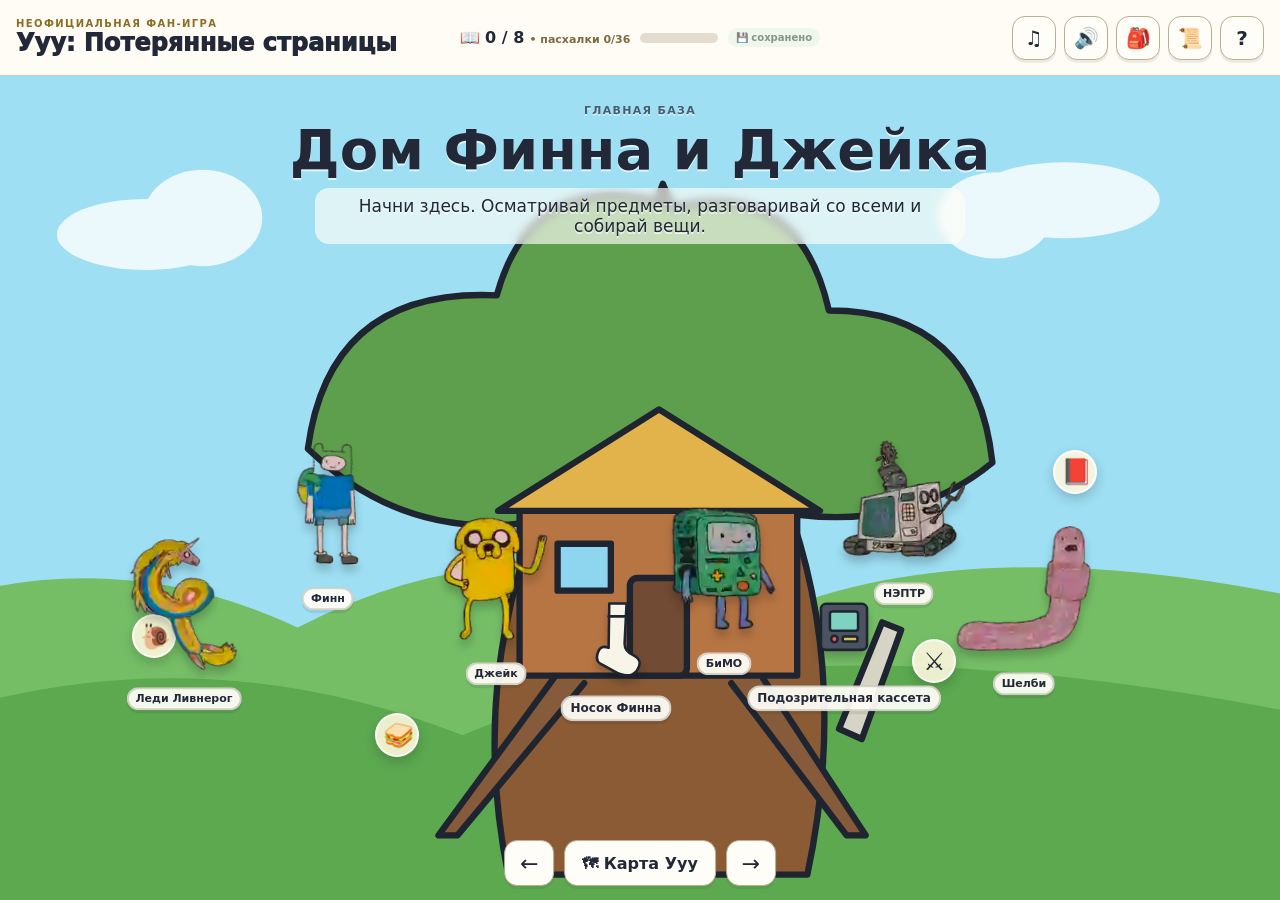
<file: web/index.html>
<!doctype html>
<html lang="ru">
<head>
  <meta charset="utf-8" />
  <meta name="viewport" content="width=device-width,initial-scale=1,viewport-fit=cover" />
  <meta name="theme-color" content="#f6ce5e" />
  <title>Ууу: Потерянные страницы</title>
  <link rel="stylesheet" href="styles.css" />
  <link rel="stylesheet" href="enhance.css" />
  <link rel="stylesheet" href="block-art.css" />
  <link rel="stylesheet" href="handdrawn-art.css" />
</head>
<body>
  <div id="app">
    <header class="hud">
      <div class="brand">
        <div class="fan-label">НЕОФИЦИАЛЬНАЯ ФАН-ИГРА</div>
        <div class="title">Ууу: Потерянные страницы</div>
      </div>

      <div class="hud-center">
        <div class="pages">
          <span class="pages-icon">📖</span>
          <strong id="pagesCounter">0 / 8</strong>
        </div>
        <div class="progress"><div id="progressFill"></div></div>
      </div>

      <div class="hud-actions">
        <button id="inventoryBtn" class="icon-btn" title="Инвентарь">🎒</button>
        <button id="journalBtn" class="icon-btn" title="Задания">📜</button>
        <button id="helpBtn" class="icon-btn" title="Помощь">?</button>
      </div>
    </header>

    <main>
      <section id="scene" class="scene">
        <div class="scene-sky"></div>
        <div class="scene-ground"></div>
        <div id="sceneDecor" class="scene-decor"></div>

        <div class="scene-heading">
          <div id="sceneKicker" class="scene-kicker"></div>
          <h1 id="sceneTitle"></h1>
          <p id="sceneDescription"></p>
        </div>

        <div id="hotspots" class="hotspots"></div>

        <div class="scene-footer">
          <button id="prevSceneBtn" class="nav-btn">←</button>
          <button id="mapBtn" class="map-btn">🗺 Карта Ууу</button>
          <button id="nextSceneBtn" class="nav-btn">→</button>
        </div>
      </section>
    </main>

    <div id="toast" class="toast hidden"></div>

    <div id="modal" class="modal hidden" aria-hidden="true">
      <div class="modal-backdrop" data-close="1"></div>
      <div class="modal-card">
        <button class="modal-close" data-close="1">×</button>
        <div id="modalBody"></div>
      </div>
    </div>
  </div>

  <script src="game.js"></script>
  <script src="art.js"></script>
  <script src="art-secondary.js"></script>
  <script src="block-art.js"></script>

  <!-- Full hand-drawn WebP atlas, split into small cache-busted JS chunks. -->
  <script src="atlas-part-0.js?v=full176-1"></script>
  <script src="atlas-part-1a.js?v=full176-1"></script>
  <script src="atlas-part-1b.js?v=full176-1"></script>
  <script src="atlas-part-1c.js?v=full176-1"></script>
  <script src="atlas-part-2.js?v=full176-1"></script>
  <script src="atlas-part-3.js?v=full176-1"></script>
  <script src="atlas-part-4.js?v=full176-1"></script>
  <script src="atlas-part-5.js?v=full176-1"></script>
  <script src="atlas-part-6a.js?v=full176-1"></script>
  <script src="atlas-part-6b.js?v=full176-1"></script>
  <script src="atlas-part-6c.js?v=full176-1"></script>
  <script src="atlas-part-7a.js?v=full176-1"></script>
  <script src="atlas-part-7b.js?v=full176-1"></script>
  <script src="atlas-part-7c.js?v=full176-1"></script>
  <script src="atlas-part-8.js?v=full176-1"></script>
  <script src="atlas-part-9.js?v=full176-1"></script>
  <script src="atlas-part-10.js?v=full176-1"></script>
  <script src="handdrawn-art.js?v=color-grade-2"></script>

  <script src="audio.js"></script>
  <script src="enhance.js"></script>
</body>
</html>
</file>
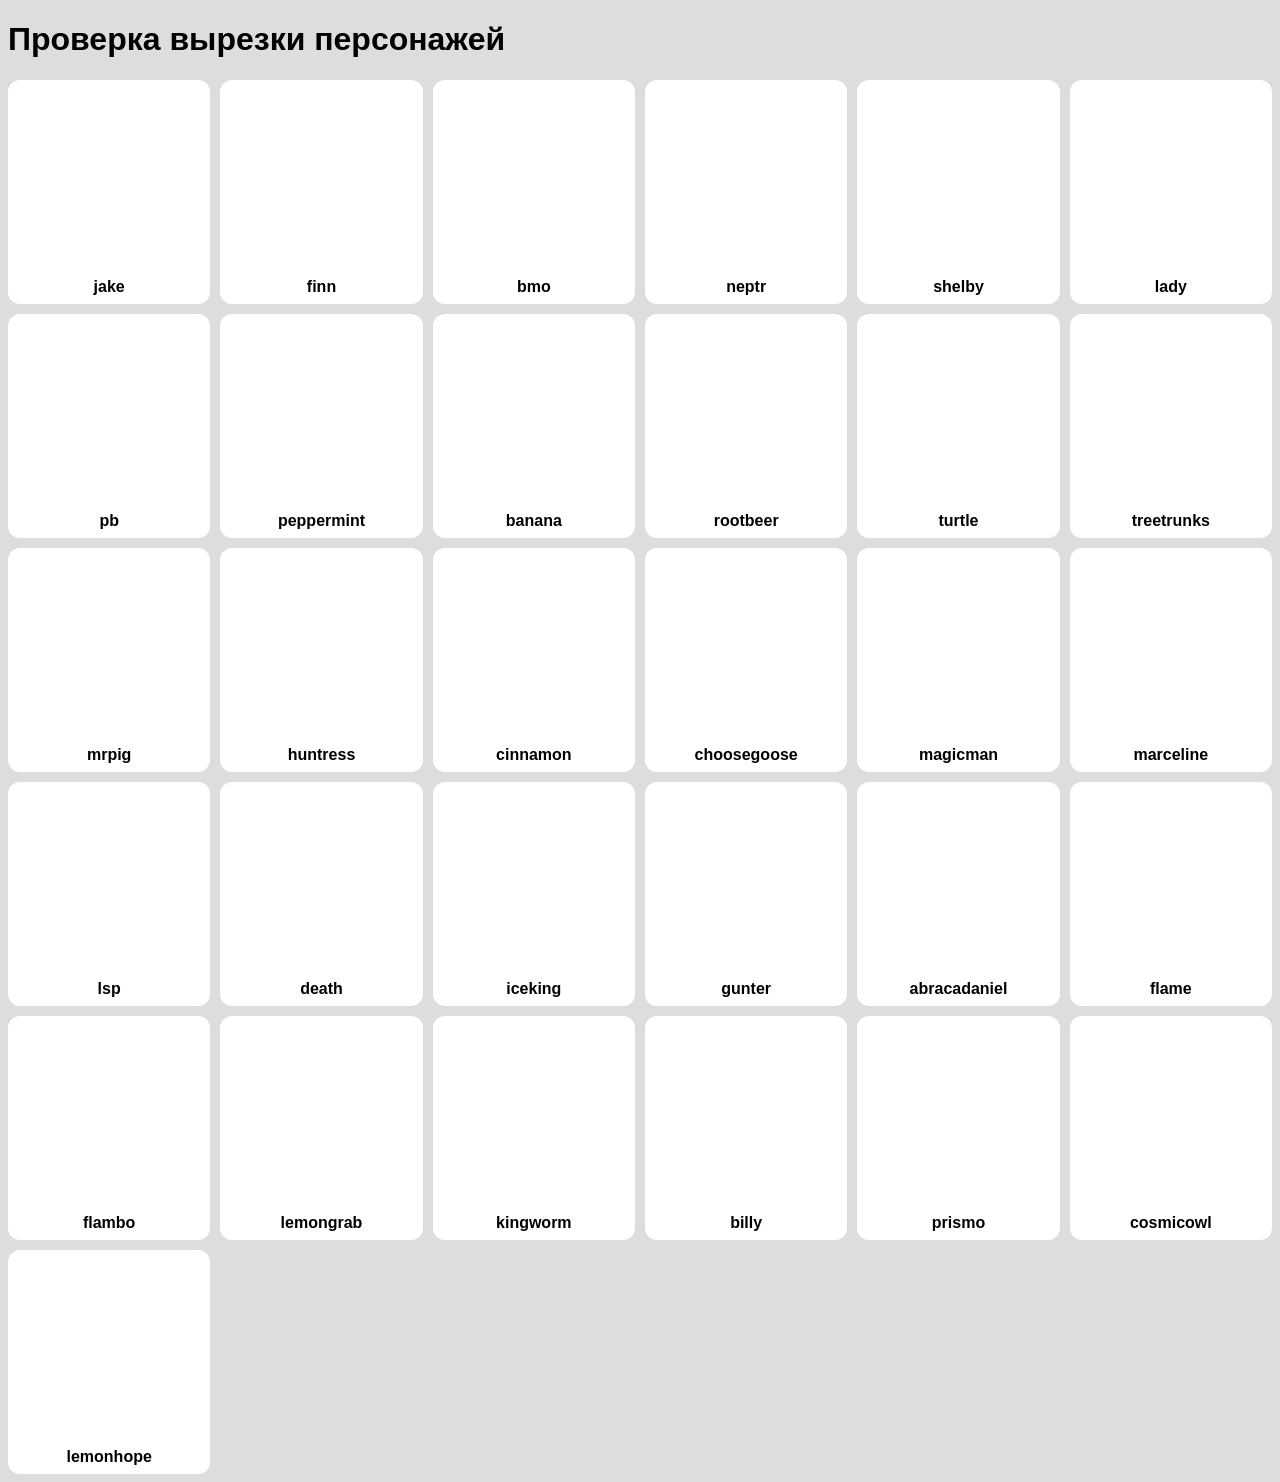
<file: web/handdrawn-debug.html>
<!doctype html><meta charset="utf-8"><title>Hand drawn sprite check</title><style>body{font-family:sans-serif;background:#ddd}#g{display:grid;grid-template-columns:repeat(auto-fit,minmax(180px,1fr));gap:10px}.c{background:white;border-radius:12px;padding:8px;text-align:center}.c>div{height:190px;display:flex;align-items:center;justify-content:center}.c canvas{width:175px;height:175px}</style><h1>Проверка вырезки персонажей</h1><div id="g"></div><script src="art.js"></script><script src="art-secondary.js"></script><script src="block-art.js"></script><script src="atlas-part-0.js"></script><script src="atlas-part-1.js"></script><script src="atlas-part-2.js"></script><script src="atlas-part-3.js"></script><script src="atlas-part-4.js"></script><script src="atlas-part-5.js"></script><script src="handdrawn-art.js"></script><script>setTimeout(()=>{const ids=Object.keys(AT_HANDDRAWN.characters);g.innerHTML=ids.map(id=>`<div class=c><div>${AT_ART.characterArt(id)}</div><b>${id}</b></div>`).join('');AT_HANDDRAWN.paintAll()},100)</script>
</file>
<file: web/styles.css>
:root{
  --ink:#222838;
  --paper:#fff9e9;
  --paper2:#fffdf7;
  --line:#cdbf9e;
  --accent:#f6ce5e;
  --green:#69c592;
  --danger:#c95757;
  --shadow:0 18px 50px rgba(31,39,54,.18);
}
*{box-sizing:border-box}
html,body{margin:0;min-height:100%;font-family:system-ui,-apple-system,BlinkMacSystemFont,"Segoe UI",sans-serif;color:var(--ink)}
body{
  background:#ebe6d9;
  overflow-x:hidden;
}
button{font:inherit;color:inherit}
button:focus-visible{outline:4px solid rgba(38,108,255,.35);outline-offset:2px}
.hud{
  position:sticky;top:0;z-index:30;
  min-height:76px;padding:10px 16px;
  display:grid;grid-template-columns:minmax(220px,1fr) minmax(180px,360px) minmax(150px,1fr);
  align-items:center;gap:14px;
  background:rgba(255,253,247,.94);
  backdrop-filter:blur(12px);
  border-bottom:1px solid #d4cab5;
}
.fan-label{font-size:10px;font-weight:900;letter-spacing:.14em;color:#8c6d23}
.title{font-size:clamp(17px,2vw,24px);font-weight:950}
.hud-center{display:flex;align-items:center;gap:10px}
.pages{white-space:nowrap;font-size:16px}
.progress{height:10px;background:#e4ddcf;border-radius:999px;overflow:hidden;flex:1}
.progress>div{height:100%;width:0;background:linear-gradient(90deg,#f4c953,#ee8d6a);transition:width .4s ease}
.hud-actions{display:flex;justify-content:flex-end;gap:8px}
.icon-btn,.nav-btn,.map-btn,.dialog-btn,.game-btn,.map-place,.slot-btn{
  cursor:pointer;border:1px solid #b9ad92;background:#fffdf7;border-radius:13px;
  box-shadow:0 3px 0 rgba(54,43,25,.08);
  transition:transform .12s,box-shadow .12s;
}
.icon-btn:hover,.nav-btn:hover,.map-btn:hover,.dialog-btn:hover,.game-btn:hover,.map-place:hover,.slot-btn:hover{
  transform:translateY(-2px);box-shadow:0 5px 0 rgba(54,43,25,.08)
}
.icon-btn{width:44px;height:44px;font-weight:900;font-size:20px}
main{min-height:calc(100vh - 76px)}
.scene{
  position:relative;min-height:calc(100vh - 76px);overflow:hidden;
  --sky1:#9bd9f0;--sky2:#e9f9ff;--ground1:#8ecf73;--ground2:#5ea65a;
  background:linear-gradient(var(--sky1),var(--sky2) 58%,var(--ground1) 58%,var(--ground2));
}
.scene-sky{
  position:absolute;inset:0 0 42% 0;
  background:
    radial-gradient(circle at 18% 22%,rgba(255,255,255,.88) 0 38px,transparent 40px),
    radial-gradient(circle at 23% 22%,rgba(255,255,255,.76) 0 25px,transparent 27px),
    radial-gradient(circle at 80% 15%,rgba(255,255,255,.75) 0 32px,transparent 34px);
  opacity:.78;
}
.scene-ground{
  position:absolute;left:-5%;right:-5%;bottom:-45px;height:48%;
  border-radius:50% 50% 0 0/18% 18% 0 0;
  background:
    radial-gradient(circle at 20% 20%,rgba(255,255,255,.14) 0 3px,transparent 4px) 0 0/28px 28px,
    linear-gradient(var(--ground1),var(--ground2));
}
.scene-decor{position:absolute;inset:0;pointer-events:none}
.decor{
  position:absolute;display:grid;place-items:center;filter:drop-shadow(0 8px 7px rgba(0,0,0,.14));
  font-size:clamp(45px,7vw,110px);user-select:none
}
.scene-heading{
  position:relative;z-index:3;width:min(720px,calc(100% - 32px));margin:0 auto;
  text-align:center;padding-top:28px;text-shadow:0 2px rgba(255,255,255,.65)
}
.scene-kicker{font-size:11px;font-weight:900;letter-spacing:.12em;text-transform:uppercase;opacity:.7}
.scene-heading h1{font-size:clamp(30px,5vw,56px);line-height:.98;margin:6px 0 10px}
.scene-heading p{
  display:inline-block;max-width:650px;margin:0;padding:8px 13px;
  border-radius:14px;background:rgba(255,253,247,.66);backdrop-filter:blur(4px);
  font-size:clamp(13px,1.8vw,17px)
}
.hotspots{
  position:relative;z-index:5;
  width:min(1200px,calc(100% - 24px));min-height:500px;margin:10px auto 80px;
}
.hotspot{
  position:absolute;left:var(--x);top:var(--y);transform:translate(-50%,-50%);
  border:0;background:transparent;cursor:pointer;min-width:86px;text-align:center;
}
.character-figure{
  width:clamp(58px,7vw,88px);height:clamp(58px,7vw,88px);
  margin:auto;border-radius:26%;
  display:grid;place-items:center;
  border:4px solid rgba(255,255,255,.9);
  box-shadow:0 7px 0 rgba(0,0,0,.12),0 10px 22px rgba(0,0,0,.18);
  background:#fffdf7;font-weight:950;font-size:clamp(14px,2vw,21px);
  transition:transform .15s;
}
.character-figure .face-svg{width:100%;height:100%;display:block}
.hotspot:hover .character-figure{transform:scale(1.08) rotate(-2deg)}
.hotspot.object .character-figure{border-radius:18px;font-size:34px;background:rgba(255,253,247,.9)}
.hotspot.done .character-figure::after{
  content:"✓";position:absolute;margin:-58px -64px 0 0;width:25px;height:25px;border-radius:50%;
  background:#52b77e;color:white;display:grid;place-items:center;border:2px solid white;font-size:14px
}
.hotspot.locked{opacity:.5;filter:grayscale(1);pointer-events:none}
.hotspot-label{
  margin-top:7px;padding:4px 8px;border-radius:999px;
  display:inline-block;background:rgba(255,253,247,.92);border:1px solid rgba(91,78,50,.18);
  font-size:12px;font-weight:800;white-space:nowrap;box-shadow:0 2px 7px rgba(0,0,0,.08)
}
.scene-footer{
  position:absolute;z-index:12;bottom:14px;left:50%;transform:translateX(-50%);
  display:flex;align-items:center;gap:10px
}
.nav-btn{width:50px;height:46px;font-size:22px}
.map-btn{height:46px;padding:0 17px;font-weight:900}
.modal{position:fixed;inset:0;z-index:60;display:grid;place-items:center;padding:15px}
.modal.hidden{display:none}
.modal-backdrop{position:absolute;inset:0;background:rgba(19,25,35,.58);backdrop-filter:blur(4px)}
.modal-card{
  position:relative;z-index:2;width:min(720px,100%);max-height:91vh;overflow:auto;
  padding:22px;border:2px solid #c3b491;border-radius:24px;background:var(--paper);box-shadow:0 25px 90px rgba(0,0,0,.33)
}
.modal-close{
  position:absolute;right:10px;top:7px;width:42px;height:42px;border:0;background:transparent;
  cursor:pointer;font-size:31px;color:#726857
}
.dialog-head{display:flex;gap:13px;align-items:center;padding-right:42px}
.portrait{
  flex:0 0 60px;width:60px;height:60px;border-radius:22%;
  display:grid;place-items:center;background:#fffdf7;border:3px solid white;
  box-shadow:0 4px 0 rgba(0,0,0,.12);font-weight:950;overflow:hidden
}
.portrait .face-svg{width:100%;height:100%;display:block}
.dialog-name{font-size:23px;font-weight:950}
.dialog-sub{font-size:12px;opacity:.65}
.dialog-text{line-height:1.55;margin:18px 0;white-space:pre-line}
.dialog-actions{display:flex;gap:8px;flex-wrap:wrap}
.dialog-btn,.game-btn{padding:10px 13px;font-weight:750}
.dialog-btn.primary,.game-btn.primary{background:#263241;color:white;border-color:#263241}
.dialog-btn.danger{color:#b64d4d}
.note{
  margin-top:18px;border-radius:12px;background:#eee7d8;padding:10px 12px;font-size:11px;color:#6e6557
}
.toast{
  position:fixed;z-index:90;left:50%;bottom:86px;transform:translateX(-50%);
  width:max-content;max-width:calc(100% - 28px);padding:10px 14px;border-radius:999px;
  background:#263241;color:white;font-weight:800;box-shadow:var(--shadow)
}
.toast.hidden{display:none}
.inventory-grid{display:grid;grid-template-columns:repeat(auto-fit,minmax(130px,1fr));gap:9px}
.item{
  padding:10px;border-radius:14px;border:1px solid #cbbfa7;background:#fffdf8;text-align:center
}
.item-icon{font-size:29px}.item-name{font-size:12px;font-weight:800}
.empty-state{padding:28px;text-align:center;opacity:.65}
.quest-list{display:grid;gap:9px}
.quest{
  padding:11px 12px;border:1px solid #cbbfa7;border-radius:13px;background:#fffdf8;
  display:flex;gap:9px;align-items:flex-start
}
.quest.done{opacity:.55;text-decoration:line-through}
.map-grid{display:grid;grid-template-columns:repeat(auto-fit,minmax(190px,1fr));gap:9px}
.map-place{padding:13px;text-align:left}
.map-place strong{display:block}
.map-place small{opacity:.65}
.map-place.locked{opacity:.48}
.game-title{font-size:24px;font-weight:950}
.game-sub{margin:5px 0 14px;line-height:1.45;color:#655e54}
.game-status{min-height:28px;margin:10px 0;font-weight:850}
.memory-grid{display:grid;grid-template-columns:repeat(4,1fr);gap:8px}
.memory-card{
  aspect-ratio:1;border:1px solid #b4a88e;border-radius:14px;background:#283544;color:transparent;
  font-size:28px;cursor:pointer
}
.memory-card.open,.memory-card.matched{background:white;color:#283544}
.memory-card.matched{outline:3px solid #75c898}
.lab-grid{display:grid;grid-template-columns:repeat(2,1fr);gap:8px;margin:10px 0}
.lab-choice{
  padding:12px;border:1px solid #baa98b;background:white;border-radius:14px;cursor:pointer
}
.lab-choice.selected{outline:4px solid #69c592}
.simon-row{display:flex;gap:10px;justify-content:center;flex-wrap:wrap;margin:18px 0}
.simon-pad{width:72px;height:72px;border-radius:18px;border:2px solid #887d68;cursor:pointer;filter:saturate(.7)}
.simon-pad.flash{transform:scale(1.08);filter:brightness(1.4) saturate(1.4)}
.penguin-grid{display:grid;grid-template-columns:repeat(3,1fr);gap:9px}
.penguin{
  padding:14px 8px;border:1px solid #b7aa90;background:white;border-radius:15px;font-size:35px;cursor:pointer
}
.order-row{display:flex;gap:8px;justify-content:center;flex-wrap:wrap;margin:16px 0}
.order-token{
  width:62px;height:62px;border-radius:14px;border:1px solid #b5a78a;background:white;
  display:grid;place-items:center;font-size:24px;font-weight:950;cursor:pointer
}
.fire-meter{
  height:24px;border-radius:999px;background:linear-gradient(90deg,#5ebcff 0 35%,#ffe75f 35% 65%,#ff574c 65%);
  position:relative;margin:24px 0;border:1px solid rgba(0,0,0,.15);overflow:visible
}
.fire-pointer{position:absolute;top:-8px;width:5px;height:40px;background:#27323d;left:3%;border-radius:3px}
.stretch-board{
  display:grid;grid-template-columns:repeat(5,1fr);gap:7px;width:min(420px,100%);margin:12px auto
}
.stretch-cell{
  aspect-ratio:1;border:1px solid #baa98c;border-radius:10px;background:#fff;display:grid;place-items:center;font-size:24px
}
.stretch-cell.path{background:#f4c95d}.stretch-cell.block{background:#5f6875}.stretch-cell.goal{background:#7bc899}
.stars{display:grid;grid-template-columns:repeat(5,1fr);gap:8px}
.star-btn{aspect-ratio:1;border:1px solid #b0a488;border-radius:50%;background:#fff;font-size:24px;cursor:pointer}
.trivia-options{display:grid;gap:8px}
.trivia-option{padding:12px;border:1px solid #b5a88d;border-radius:12px;background:white;text-align:left;cursor:pointer}
.finish{
  text-align:center;padding:10px 0
}
.finish .book{font-size:76px}
@media(max-width:760px){
  .hud{grid-template-columns:1fr auto;min-height:72px}
  .hud-center{grid-row:2;grid-column:1/3}
  .brand .fan-label{display:none}
  .hud-actions{grid-column:2}
  .scene{min-height:calc(100vh - 100px)}
  .hotspots{min-height:560px}
  .scene-heading{padding-top:18px}
  .hotspot-label{font-size:10px}
}
@media(max-width:480px){
  .title{font-size:16px}
  .icon-btn{width:39px;height:39px}
  .hotspots{min-height:600px}
  .character-figure{width:58px;height:58px}
  .modal-card{padding:18px 14px}
}
</file>
<file: web/enhance.css>
/* Visual fan-art layer: replaces prototype circles and emoji scenery with illustrated SVGs. */
.scene-sky,.scene-ground{opacity:0}.scene-decor{z-index:1}.scene-svg{position:absolute;inset:0;width:100%;height:100%;display:block}.hotspots{z-index:6}.art-hotspot,.art-object{min-width:92px}.character-art{width:clamp(86px,10vw,140px);height:clamp(116px,14vw,190px);margin:auto;filter:drop-shadow(0 10px 5px rgba(0,0,0,.22));transition:transform .14s ease,filter .14s ease}.character-art .fan-svg,.object-art .fan-svg,.portrait-art .fan-svg{width:100%;height:100%;display:block}.art-hotspot:hover .character-art,.art-hotspot:focus-visible .character-art{transform:translateY(-5px) scale(1.06) rotate(-1deg);filter:drop-shadow(0 14px 8px rgba(0,0,0,.27))}.art-hotspot:active .character-art{transform:translateY(0) scale(.98)}.object-art{width:clamp(58px,7vw,92px);height:clamp(70px,8vw,110px);margin:auto;filter:drop-shadow(0 7px 4px rgba(0,0,0,.2));transition:transform .14s ease}.art-object:hover .object-art{transform:scale(1.1) rotate(3deg)}.art-hotspot .hotspot-label,.art-object .hotspot-label{background:rgba(255,253,247,.94);border:2px solid rgba(55,45,30,.2);box-shadow:0 3px 0 rgba(0,0,0,.08);font-size:12px}.hotspot.done .character-art::after{content:"✓";position:absolute;right:5px;top:10px;width:27px;height:27px;border-radius:50%;background:#52b77e;color:#fff;display:grid;place-items:center;border:2px solid #fff;font-weight:900}.portrait-art{flex:0 0 95px;width:95px;height:118px;margin:-18px 2px -12px -8px;filter:drop-shadow(0 7px 4px rgba(0,0,0,.15))}.dialog-head.illustrated{min-height:96px}.reference-hotspot{position:absolute;z-index:4;left:var(--rx);top:var(--ry);width:44px;height:44px;border-radius:50%;border:2px solid rgba(255,255,255,.88);background:rgba(255,249,222,.88);display:grid;place-items:center;cursor:pointer;box-shadow:0 5px 12px rgba(0,0,0,.18);font-size:25px;transform:translate(-50%,-50%);transition:transform .15s,filter .15s}.reference-hotspot:hover{transform:translate(-50%,-50%) scale(1.16) rotate(6deg)}.reference-hotspot.found{filter:saturate(.55);opacity:.78}.reference-hotspot.found::after{content:"✓";position:absolute;right:-5px;top:-7px;width:18px;height:18px;border-radius:50%;background:#55b779;color:white;font:900 11px/18px system-ui}.reference-card{display:flex;gap:18px;align-items:center}.reference-big{font-size:72px;filter:drop-shadow(0 4px 3px rgba(0,0,0,.12))}.ref-counter{font-size:11px;font-weight:800;color:#7c6a42;white-space:nowrap}.save-badge{white-space:nowrap;padding:4px 8px;border-radius:999px;background:#e9f4e7;color:#55705a;font-size:10px;font-weight:850;opacity:.72}.save-badge.pulse{animation:savePulse .6s ease}@keyframes savePulse{0%{transform:scale(.92);background:#bdebbf}60%{transform:scale(1.08)}100%{transform:scale(1)}}.icon-btn.muted{opacity:.45;filter:grayscale(1)}.kid-memory{grid-template-columns:repeat(3,1fr)}.big-choice{display:flex;align-items:center;gap:12px;font-size:18px}.big-choice b{font-size:32px}.kid-fire{background:linear-gradient(90deg,#6fc5ff 0 25%,#ffe75f 25% 75%,#ff695a 75%)}.jake-simple{text-align:center;padding:18px 0}.jake-line{font-size:clamp(34px,7vw,64px);margin:10px 0 24px}.scene-heading{z-index:7;pointer-events:none}.scene-heading p,.scene-heading h1,.scene-heading .scene-kicker{pointer-events:auto}.scene[data-scene="marceline"] .scene-heading,.scene[data-scene="fire"] .scene-heading,.scene[data-scene="prismo"] .scene-heading{color:#fff;text-shadow:0 2px 3px rgba(0,0,0,.55)}.scene[data-scene="marceline"] .scene-heading p,.scene[data-scene="fire"] .scene-heading p,.scene[data-scene="prismo"] .scene-heading p{background:rgba(35,30,43,.62)}@media(max-width:760px){.character-art{width:76px;height:106px}.object-art{width:55px;height:68px}.art-hotspot,.art-object{min-width:70px}.art-hotspot .hotspot-label,.art-object .hotspot-label{font-size:9px;padding:3px 5px}.reference-hotspot{width:37px;height:37px;font-size:21px}.save-badge{display:none}.ref-counter{display:block}}@media(max-width:480px){.character-art{width:66px;height:94px}.reference-hotspot{width:33px;height:33px;font-size:18px}.portrait-art{flex-basis:76px;width:76px;height:98px}}
</file>
<file: web/block-art.css>
/* Compact blocky character layer. Intentionally smaller than the first illustrated pass. */
.character-art{
  width:clamp(58px,6.8vw,94px);
  height:clamp(80px,9.2vw,126px);
  filter:drop-shadow(4px 7px 0 rgba(27,31,37,.18));
}
.block-sprite{shape-rendering:crispEdges;overflow:visible}
.art-hotspot{min-width:72px}
.art-hotspot:hover .character-art,.art-hotspot:focus-visible .character-art{
  transform:translateY(-3px) scale(1.045);
  filter:drop-shadow(5px 9px 0 rgba(27,31,37,.2));
}
.art-hotspot:active .character-art{transform:translateY(1px) scale(.98)}
.portrait-art{flex:0 0 76px;width:76px;height:104px;margin:-12px 4px -10px -4px}
.art-hotspot .hotspot-label{font-size:11px;padding:3px 7px}
@media(max-width:760px){
  .character-art{width:56px;height:78px}
  .art-hotspot{min-width:60px}
  .art-hotspot .hotspot-label{font-size:9px;padding:2px 5px}
}
@media(max-width:480px){
  .character-art{width:50px;height:70px}
  .portrait-art{flex-basis:68px;width:68px;height:92px}
}
</file>
<file: web/handdrawn-art.css>
/* Daughter's hand-drawn art. Larger figures, no rectangular crop masks. */
.character-art {
  width: clamp(120px, 11vw, 185px);
  height: clamp(132px, 12vw, 200px);
  display:flex;
  align-items:flex-end;
  justify-content:center;
  filter:drop-shadow(0 7px 4px rgba(0,0,0,.20));
}
.handdrawn-sprite {
  display:block;
  width:100%;
  height:100%;
  object-fit:contain;
  user-select:none;
  -webkit-user-drag:none;
}
.art-hotspot:hover .handdrawn-sprite,.art-hotspot:focus-visible .handdrawn-sprite{animation:handdrawnHello .38s ease-in-out}
@keyframes handdrawnHello{0%,100%{transform:rotate(0) scale(1)}35%{transform:rotate(-2deg) scale(1.04)}70%{transform:rotate(2deg) scale(1.04)}}
.character-art:has(.handdrawn-lady),.character-art:has(.handdrawn-shelby),.character-art:has(.handdrawn-lsp),.character-art:has(.handdrawn-kingworm){width:clamp(145px,13vw,220px);height:clamp(138px,12vw,205px)}
.portrait-art{width:145px;height:155px;display:flex;align-items:center;justify-content:center}.portrait-art .handdrawn-sprite{width:145px;height:145px}.object-art .handdrawn-sprite{width:100%;height:100%}
.note{display:none!important}
@media(max-width:760px){.character-art{width:100px;height:116px}.character-art:has(.handdrawn-lady),.character-art:has(.handdrawn-shelby),.character-art:has(.handdrawn-lsp),.character-art:has(.handdrawn-kingworm){width:122px;height:120px}.portrait-art{width:110px;height:120px}.portrait-art .handdrawn-sprite{width:110px;height:110px}}
</file>
